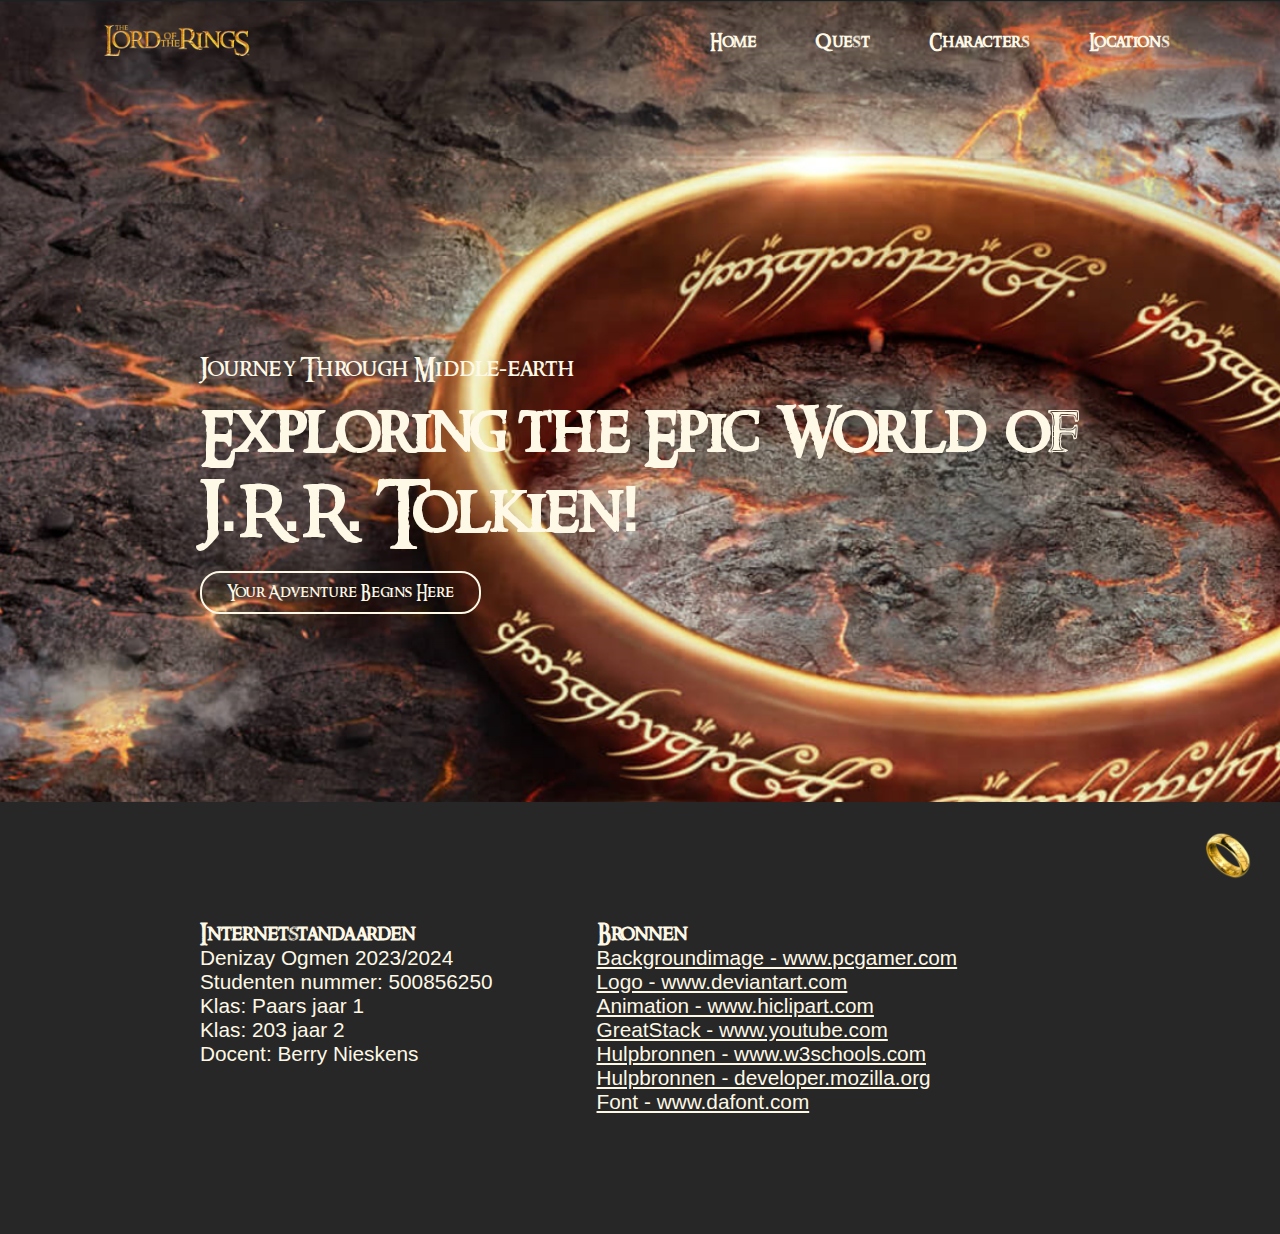
<file: index.html>
<!DOCTYPE html>
<html lang="en">

<head>
    <meta charset="UTF-8">
    <meta name="viewport" content="width=device-width, initial-scale=1.0">
    <title>Internetstandaarden/LOTR/home</title>
    <link rel="stylesheet" href="style.css">
</head>

<body class="hero">
    <!-- Navigation -->
    <header>
        <nav>
            <a href="index.html"><img src="image/Logo2.png" alt="LOTR logo" class="logo"></a>

            <ul>
                <li>
                    <h4><a href="index.html">Home</a></h4>
                </li>
                <li>
                    <h4><a href="quest.html">Quest</a></h4>
                </li>
                <li>
                    <h4><a href="characters.html">Characters</a></h4>
                </li>
                <li>
                    <h4><a href="location.html">Locations</a></h4>
                </li>
            </ul>
        </nav>
    </header>

    <main>
        <a href="https://www.youtube.com/watch?v=uE-1RPDqJAY" target="_blank"><img class="animation" src="image/TheRing.png" alt="The One Ring with an inscription in the Black Speech of Mordor rotating in the right bottom corner of the page"></a>
        
        
        <section class="content">
            <p>Journey Through Middle-earth</p>
            <h1>Exploring the Epic World of <br> J.R.R. Tolkien!</h1>

            <a class="adventure-button" href="quest.html">Your Adventure Begins Here</a>
            
        </section>
    </main>

    <footer class="footer">
        <section>
            <h4>Internetstandaarden</h4>

            <ul class="initials">
                <li>Denizay Ogmen 2023/2024</li>
                <li>Studenten nummer: 500856250</li>
                <li>Klas: Paars jaar 1</li>
                <li>Klas: 203 jaar 2</li>
                <li>Docent: Berry Nieskens</li>
            </ul>
            
        </section>
        
        <section>
            <h4>Bronnen</h4>
            <ul class="footer-bronnen">
                <li>            
                    <a href="https://www.pcgamer.com/a-new-middle-earth-game-is-in-development-by-the-studio-behind-the-visual-effects-of-peter-jacksons-lord-of-the-rings-trilogy/" target="_blank">
                        Backgroundimage - www.pcgamer.com
                    </a>
                </li>
                <li>            
                    <a href="https://www.deviantart.com/aladdindragonson42/art/Lord-of-the-Rings-1978-Logo-Transparent-848989150" target="_blank">
                        Logo - www.deviantart.com
                    </a>
                </li>
                <li>            
                    <a href="https://www.hiclipart.com/free-transparent-background-png-clipart-jrzxy/download" target="_blank">
                        Animation - www.hiclipart.com
                    </a>
                </li>
                <li>            
                    <a href="https://www.youtube.com/watch?v=CZTCciHE72I&list=PLZ6l2X-PGNEC6Ma17ulQNTD0911XZxCb_&index=1&t=37s" target="_blank">
                        GreatStack - www.youtube.com
                    </a>
                </li>
                <li>            
                    <a href="https://www.w3schools.com/" target="_blank">
                        Hulpbronnen - www.w3schools.com
                    </a>
                </li>
                <li>            
                    <a href="https://developer.mozilla.org/en-US/" target="_blank">
                        Hulpbronnen - developer.mozilla.org
                    </a>
                </li>
                <li>            
                    <a href="https://www.dafont.com/search.php?q=lord+of+the+rings" target="_blank">
                        Font - www.dafont.com
                    </a>
                </li>
            </ul>  
        </section>
    </footer>
</body>

</html>
</file>
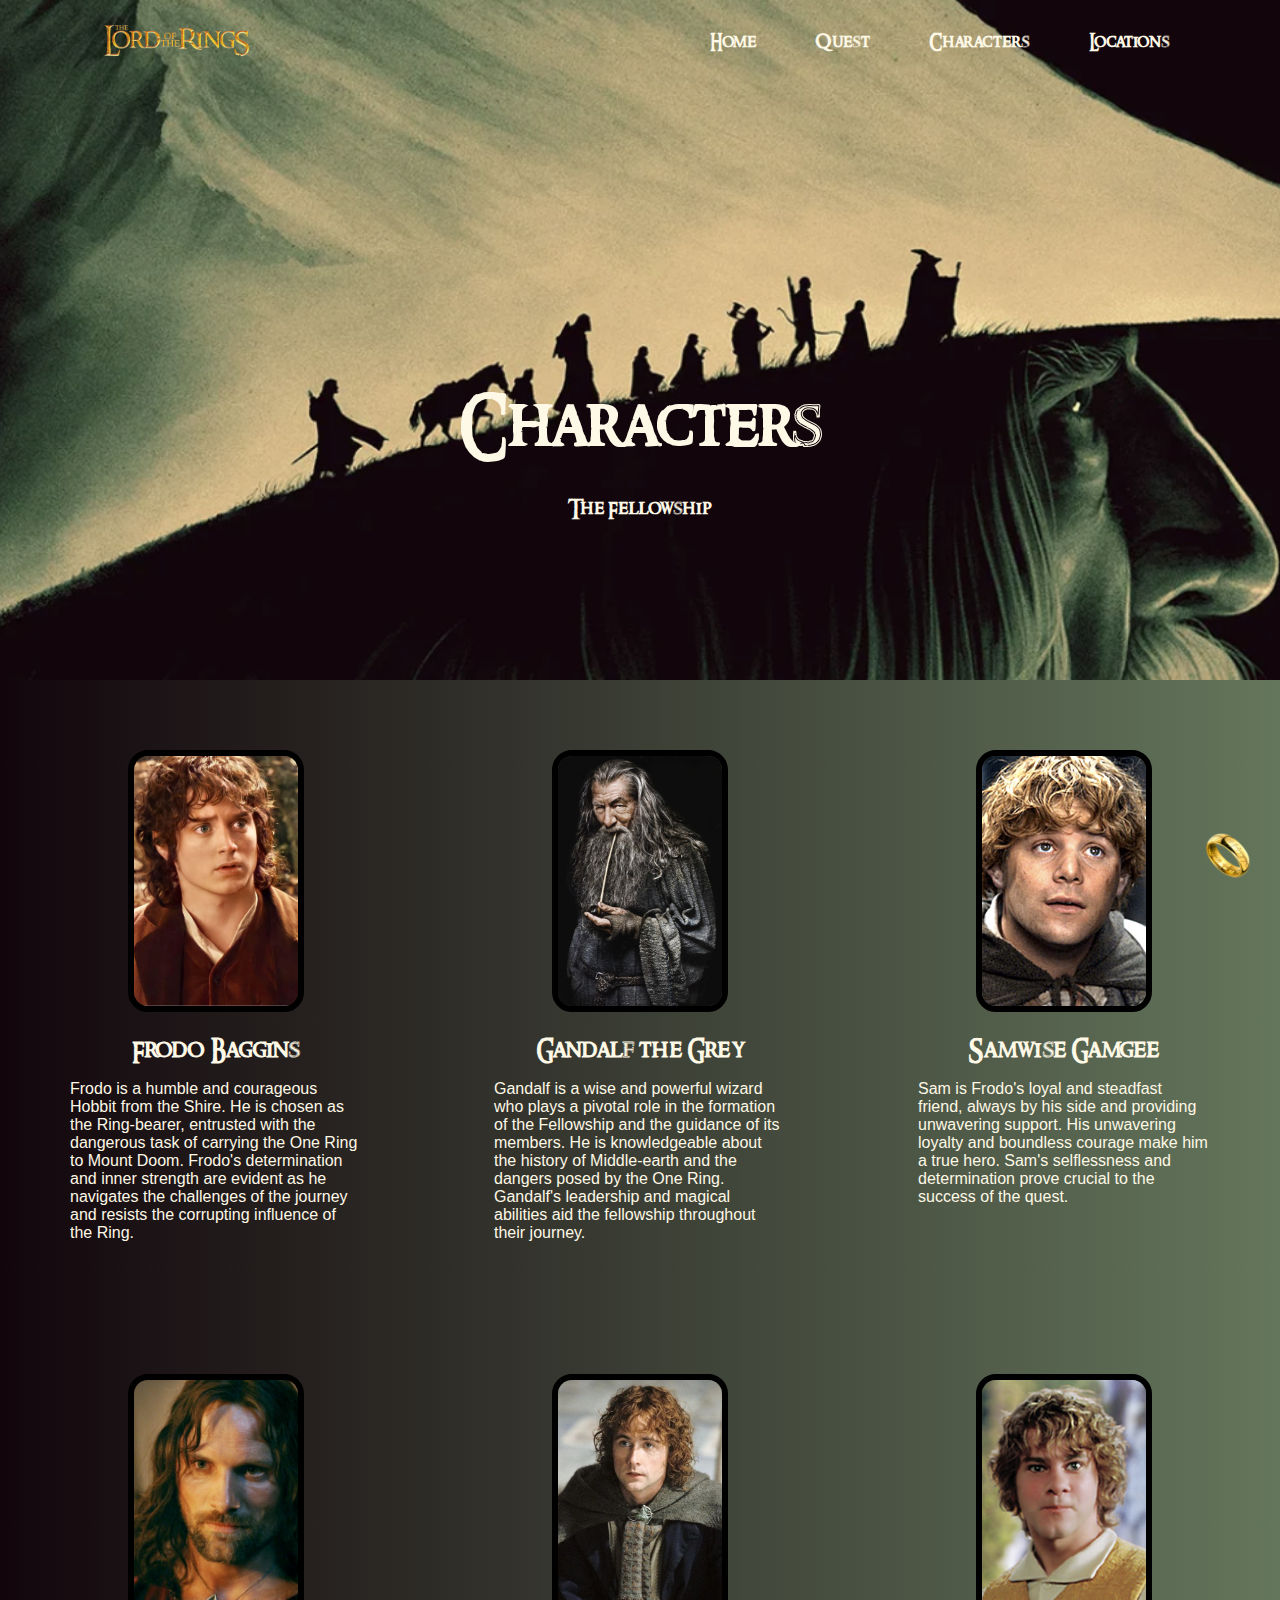
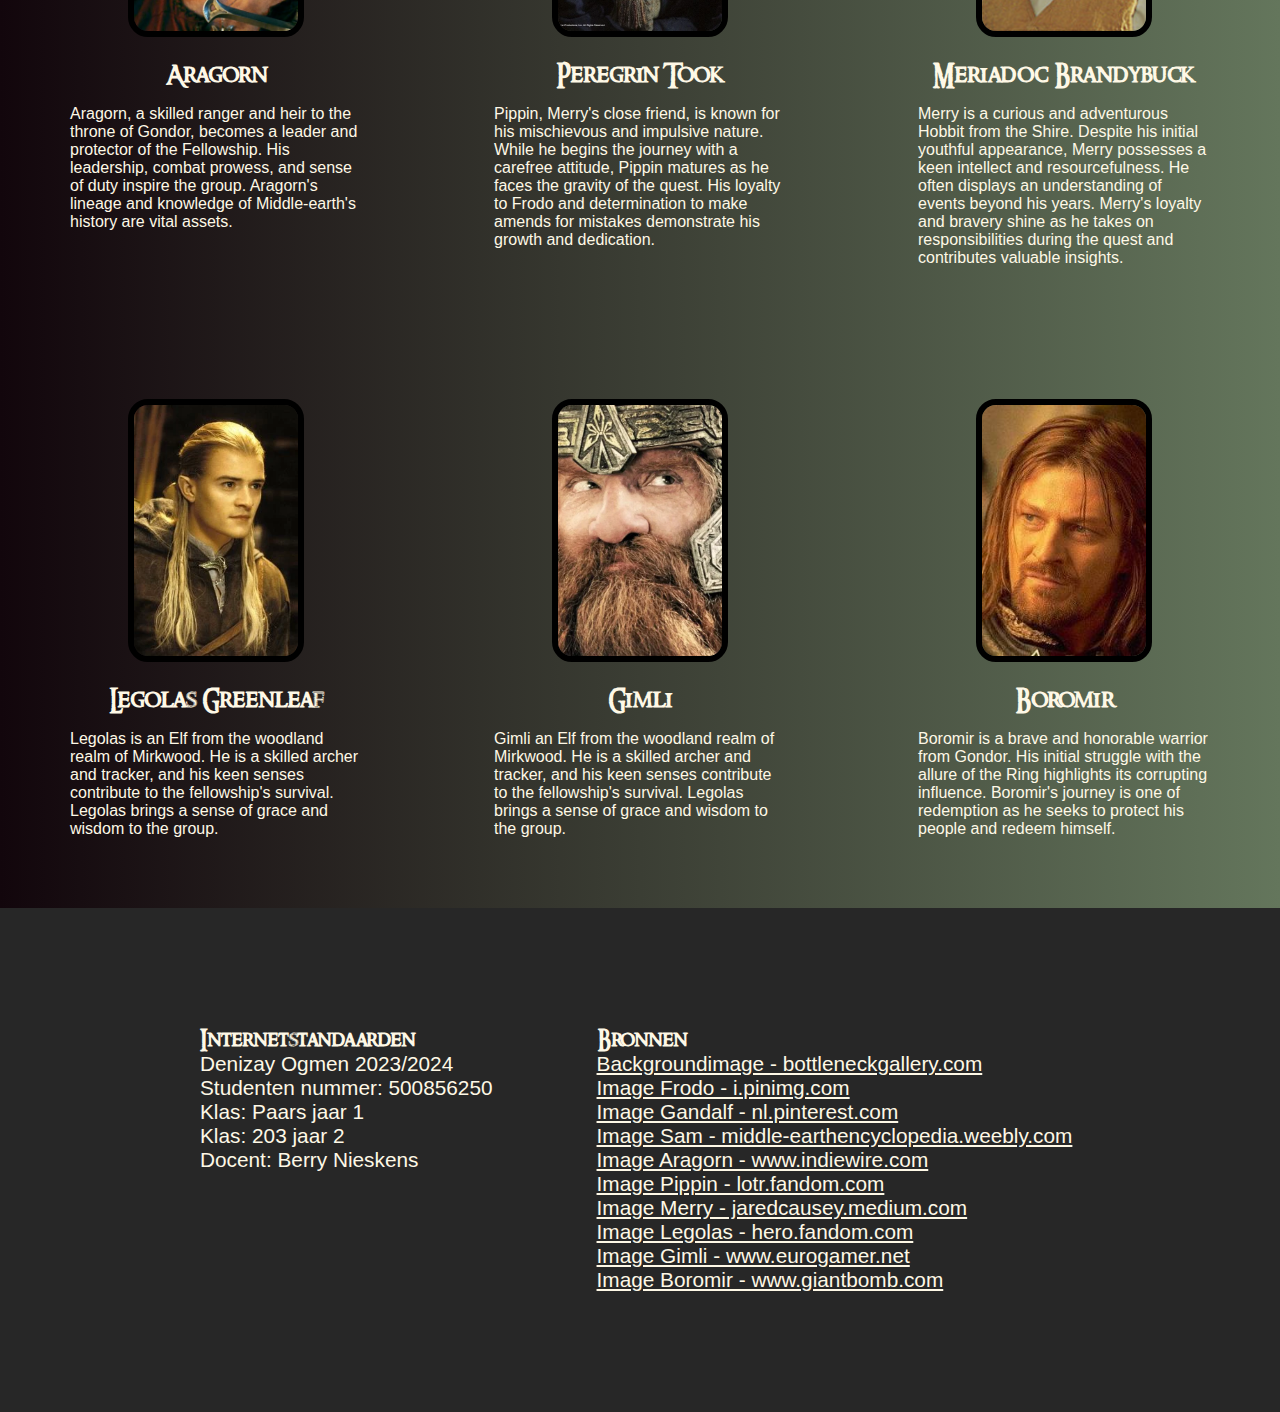
<file: characters.html>
<!DOCTYPE html>
<html lang="en">

<head>
    <meta charset="UTF-8">
    <meta name="viewport" content="width=device-width, initial-scale=1.0">
    <title>LOTR/Characters</title>
    <link rel="stylesheet" href="style.css">
</head>

<body class="hero character">
    <!-- Characters -->
    <header>
        <nav>
            <a href="index.html"><img src="image/Logo2.png" alt="LOTR logo" class="logo"></a>

            <ul>
                <li>
                    <h4><a href="index.html">Home</a></h4>
                </li>
                <li>
                    <h4><a href="quest.html">Quest</a></h4>
                </li>
                <li>
                    <h4><a href="characters.html">Characters</a></h4>
                </li>
                <li>
                    <h4><a href="location.html">Locations</a></h4>
                </li>
            </ul>
        </nav>
    </header>

    <main>
        <a href="https://www.youtube.com/watch?v=uE-1RPDqJAY" target="_blank"><img class="animation" src="image/TheRing.png" alt="The One Ring with an inscription in the Black Speech of Mordor rotating in the right bottom corner of the page"></a>
        
        <section class="characters-box">
            <h1>Characters</h1>

            <h3>The Fellowship</h3>
            <section class="characters">
                <div>
                    <img src="image/FrodoBaggins.jpg" alt="Frodo is a young Hobbit with curly brown hair and expressive blue eyes. He is often seen wearing simple Hobbit attire, including a waistcoat, jacket, and trousers.">
                    <h2>Frodo Baggins</h2>
                    <p> Frodo is a humble and courageous Hobbit from the Shire. He is chosen as the Ring-bearer, entrusted with the dangerous task of carrying the One Ring to Mount Doom. Frodo's determination and inner strength are evident as he navigates the challenges of the journey and resists the corrupting influence of the Ring.</p>
                </div>
                <div>
                    <img src="image/Gandalf.png" alt="Gandalf is a wise and powerful wizard with a long, flowing gray beard and a pointy hat. He wears a robe and carries a staff, and his eyes gleam with the wisdom of the ages.">
                    <h2>Gandalf the Grey</h2>
                    <p>Gandalf is a wise and powerful wizard who plays a pivotal role in the formation of the Fellowship and the guidance of its members. He is knowledgeable about the history of Middle-earth and the dangers posed by the One Ring. Gandalf's leadership and magical abilities aid the fellowship throughout their journey.</p>
                </div>
                <div>
                    <img src="image/Samwise.png" alt="Sam is a stout and loyal Hobbit with a ruddy complexion and curly brown hair. He typically wears earth-toned clothing, reflecting his practical and down-to-earth nature.">
                    <h2>Samwise Gamgee</h2>
                    <p>Sam is Frodo's loyal and steadfast friend, always by his side and providing unwavering support. His unwavering loyalty and boundless courage make him a true hero. Sam's selflessness and determination prove crucial to the success of the quest.</p>
                </div>
                <div>
                    <img src="image/Aragorn.png" alt="Aragorn is a tall and rugged Ranger with a weathered face and dark, shoulder-length hair. He is often dressed in practical, travel-worn attire, and he carries the heirloom sword, Andúril.">
                    <h2>Aragorn</h2>
                    <p>Aragorn, a skilled ranger and heir to the throne of Gondor, becomes a leader and protector of the Fellowship. His leadership, combat prowess, and sense of duty inspire the group. Aragorn's lineage and knowledge of Middle-earth's history are vital assets.</p>
                </div>
                <div>
                    <img src="image/Pippin.png" alt="Pippin is a mischievous and curious Hobbit with a round face and light brown hair. He often wears the traditional Hobbit clothing and is frequently by Merry's side">
                    <h2>Peregrin Took</h2>
                    <p>Pippin, Merry's close friend, is known for his mischievous and impulsive nature. While he begins the journey with a carefree attitude, Pippin matures as he faces the gravity of the quest. His loyalty to Frodo and determination to make amends for mistakes demonstrate his growth and dedication.</p>
                </div>
                <div>
                    <img src="image/Merry.png" alt="Merry is a young Hobbit with a mischievous expression and shorter stature. He is often seen in the company of Pippin and wears the typical Hobbit attire.">
                    <h2>Meriadoc Brandybuck</h2>
                    <p>Merry is a curious and adventurous Hobbit from the Shire. Despite his initial youthful appearance, Merry possesses a keen intellect and resourcefulness. He often displays an understanding of events beyond his years. Merry's loyalty and bravery shine as he takes on responsibilities during the quest and contributes valuable insights.</p>
                </div>
                <div>
                    <img src="image/Legolas.png" alt="Legolas is an elegant Elf with long, blond hair and keen, blue Elvish eyes. He is clad in light Elvish armor and is a master archer, often seen with his bow.">
                    <h2>Legolas Greenleaf</h2>
                    <p>Legolas is an Elf from the woodland realm of Mirkwood. He is a skilled archer and tracker, and his keen senses contribute to the fellowship's survival. Legolas brings a sense of grace and wisdom to the group.</p>
                </div>
                <div>
                    <img src="image/GimliGoed.png" alt="Gimli is a sturdy Dwarf with a long beard, braided in intricate patterns, and a helmet adorned with ornate designs. He wears heavy armor and wields a battle axe with great skill.">
                    <h2>Gimli</h2>
                    <p>
                    Gimli an Elf from the woodland realm of Mirkwood. He is a skilled archer and tracker, and his keen senses contribute to the fellowship's survival. Legolas brings a sense of grace and wisdom to the group.
                    </p>
                </div>
                <div>
                    <img src="image/Boromir.jpg" alt="Boromir is a tall and valiant Man with a strong build and short, dark hair. He wears the armor of Gondor and carries a horn, representing his role as a warrior of his city.">
                    <h2>Boromir</h2>
                    <p> Boromir is a brave and honorable warrior from Gondor. His initial struggle with the allure of the Ring highlights its corrupting influence. Boromir's journey is one of redemption as he seeks to protect his people and redeem himself.</p>
                </div>
            </section>
        </section>
    </main>

    <footer class="footer">
        <section>
            <h4>Internetstandaarden</h4>

            <ul class="initials">
                <li>Denizay Ogmen 2023/2024</li>
                <li>Studenten nummer: 500856250</li>
                <li>Klas: Paars jaar 1</li>
                <li>Klas: 203 jaar 2</li>
                <li>Docent: Berry Nieskens</li>
            </ul>
        </section>
        
        <section>
            <h4>Bronnen</h4>
            <ul class="footer-bronnen">
                <li>            
                    <a href="https://bottleneckgallery.com/products/phantom-city-creative-the-lord-of-the-rings-set" target="_blank">
                        Backgroundimage - bottleneckgallery.com
                    </a>
                </li>
                <li>            
                    <a href="https://i.pinimg.com/736x/6c/94/81/6c94816562f6b281660828eb8d4f53a6.jpg" target="_blank">
                        Image Frodo - i.pinimg.com
                    </a>
                </li>
                <li>            
                    <a href="https://nl.pinterest.com/pin/355151120619872369/" target="_blank">
                        Image Gandalf - nl.pinterest.com
                    </a>
                </li>
                <li>            
                    <a href="http://middle-earthencyclopedia.weebly.com/samwise-gamgee.html" target="_blank">
                        Image Sam - middle-earthencyclopedia.weebly.com
                    </a>
                </li>
                <li>            
                    <a href="https://www.indiewire.com/features/general/viggo-mortensen-lord-of-the-rings-peter-jackson-feared-for-his-life-1202012546/" target="_blank">
                        Image Aragorn - www.indiewire.com
                    </a>
                </li>
                <li>            
                    <a href="https://lotr.fandom.com/wiki/Peregrin_Took" target="_blank">
                        Image Pippin - lotr.fandom.com
                    </a>
                </li>
                <li>            
                    <a href="https://jaredcausey.medium.com/a-lesson-from-merry-brandybuck-46195042b031" target="_blank">
                        Image Merry - jaredcausey.medium.com
                    </a>
                </li>
                <li>            
                    <a href="https://hero.fandom.com/wiki/Legolas" target="_blank">
                        Image Legolas - hero.fandom.com
                    </a>
                </li>
                <li>            
                    <a href="https://www.eurogamer.net/gimli-actor-to-reprise-role-for-the-lord-of-the-rings-return-to-moria" target="_blank">
                        Image Gimli - www.eurogamer.net
                    </a>
                </li>
                <li>            
                    <a href="https://www.giantbomb.com/boromir/3005-9180/" target="_blank">
                        Image Boromir - www.giantbomb.com
                    </a>
                </li>
            </ul>  
        </section>
    </footer>
</body>

</html>
</file>
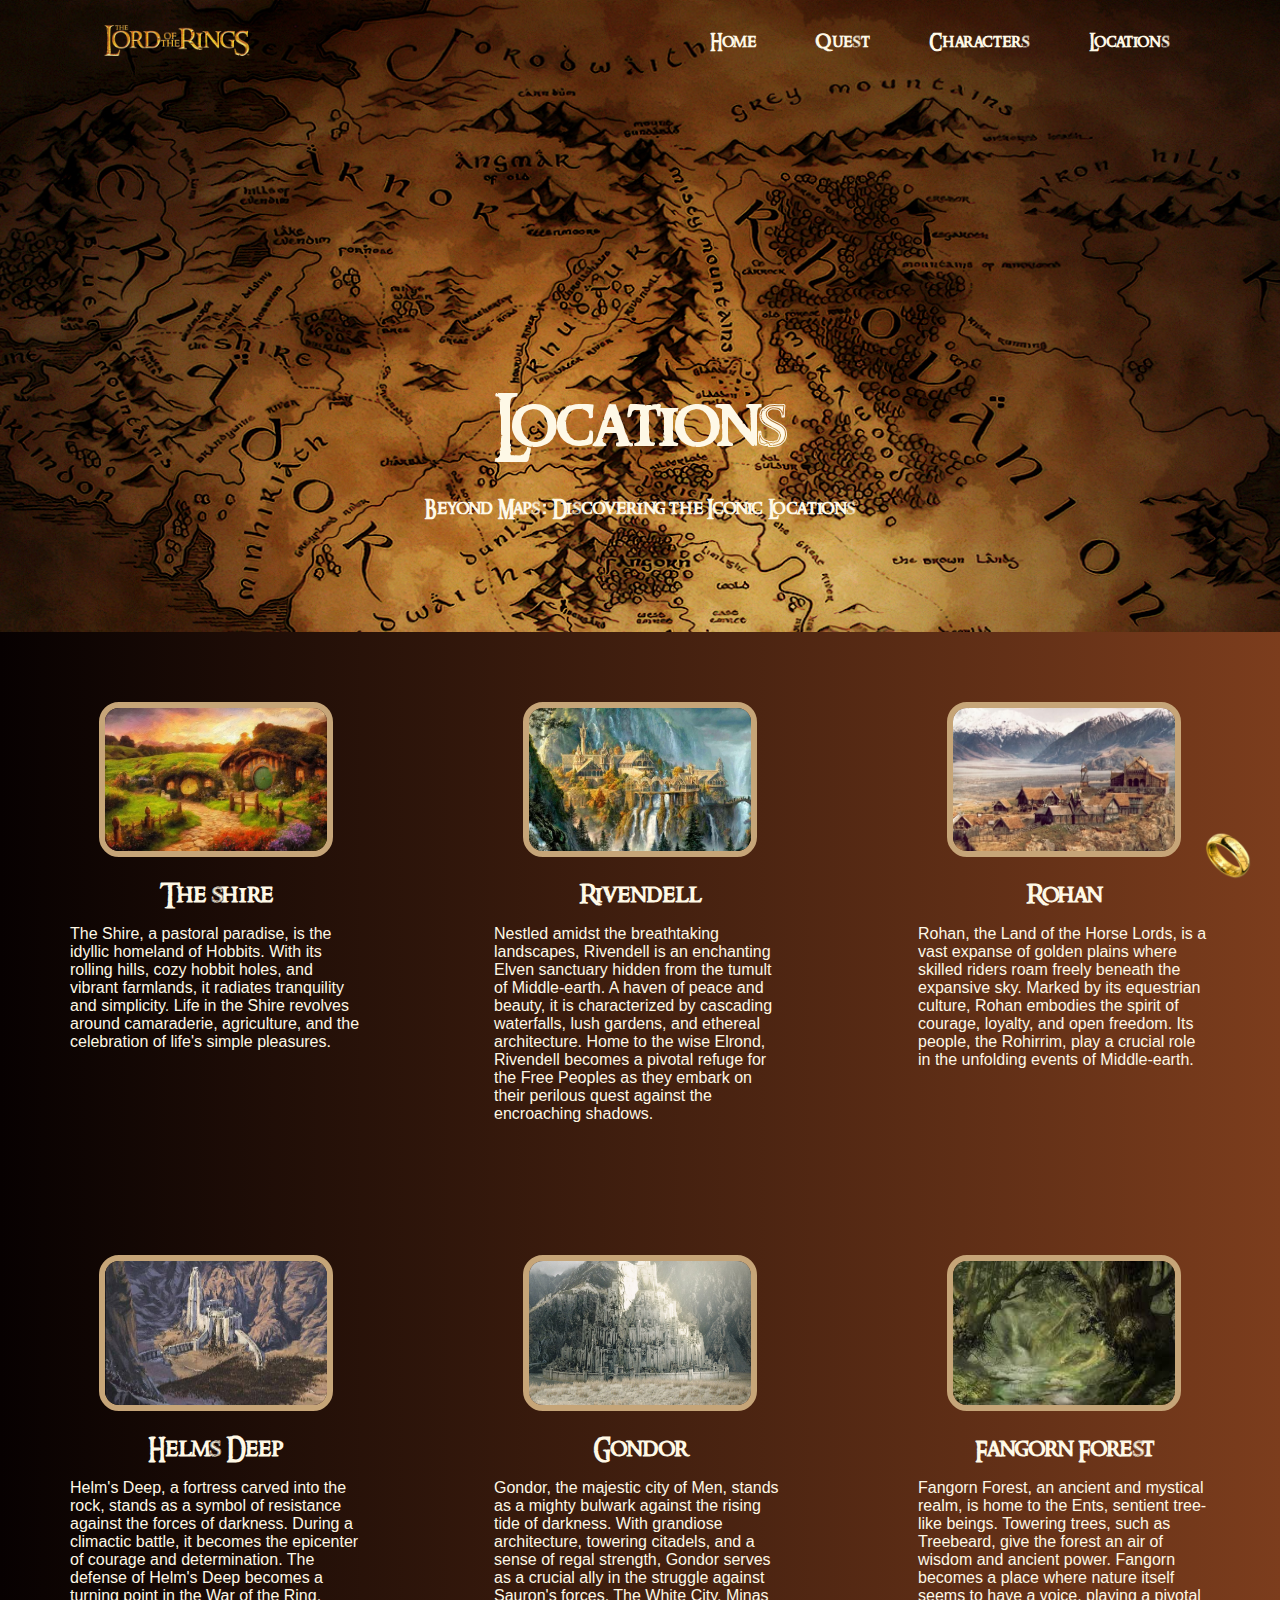
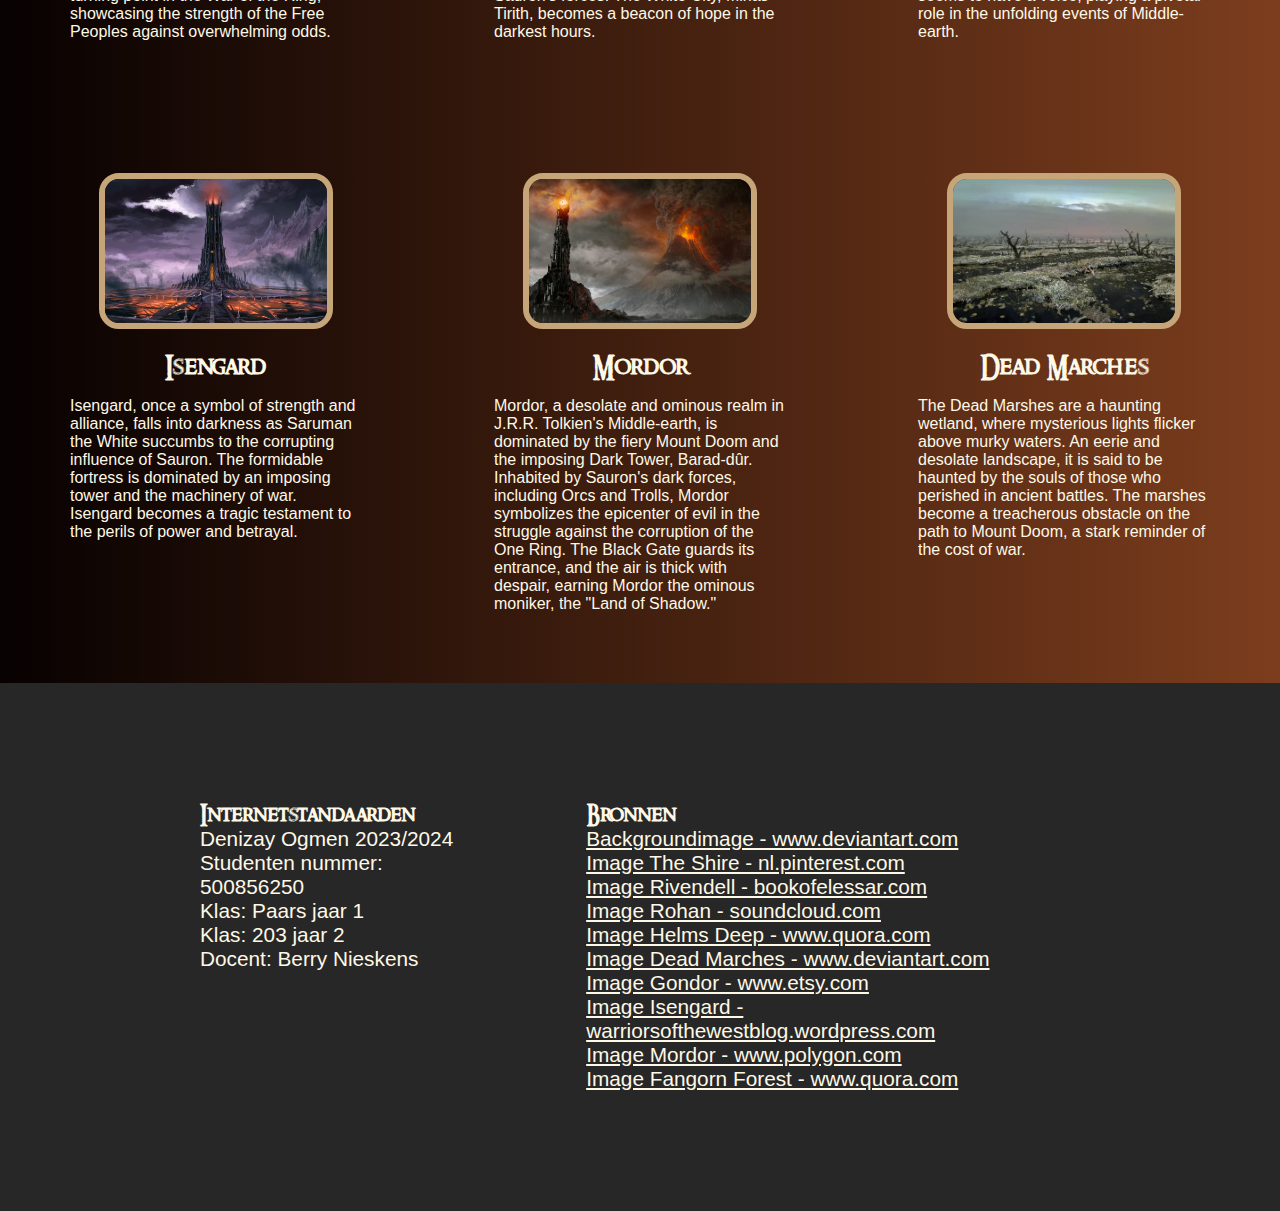
<file: location.html>
<!DOCTYPE html>
<html lang="en">

<head>
    <meta charset="UTF-8">
    <meta name="viewport" content="width=device-width, initial-scale=1.0">
    <title>LOTR/Locations</title>
    <link rel="stylesheet" href="style.css">
</head>

<body class="hero location">
    <!--Locations-->
    <header>
        <nav>
            <a href="index.html"><img src="image/Logo2.png" alt="LOTR logo" class="logo"></a>

            <ul>
                <li>
                    <h4><a href="index.html">Home</a></h4>
                </li>
                <li>
                    <h4><a href="quest.html">Quest</a></h4>
                </li>
                <li>
                    <h4><a href="characters.html">Characters</a></h4>
                </li>
                <li>
                    <h4><a href="location.html">Locations</a></h4>
                </li>
            </ul>
        </nav>
    </header>

    <main>
        <a href="https://www.youtube.com/watch?v=uE-1RPDqJAY" target="_blank"><img class="animation" src="image/TheRing.png" alt="The One Ring with an inscription in the Black Speech of Mordor rotating in the right bottom corner of the page"></a>

        <section class="locations">
            <h1>Locations</h1>

            <h3>Beyond Maps: Discovering the Iconic Locations</h3>
        </section>

        <section class="maplocations">
            <div>
                <img src="image/TheShire.jpg" alt="Tranquil and charming Shire landscape, adorned with rolling hills, cozy hobbit holes, and lush greenery. A peaceful haven for the Hobbits with idyllic scenery">
                <h2>The shire</h2>
                <p>The Shire, a pastoral paradise, is the idyllic homeland of Hobbits. With its rolling hills, cozy hobbit holes, and vibrant farmlands, it radiates tranquility and simplicity. Life in the Shire revolves around camaraderie, agriculture, and the celebration of life's simple pleasures.</p>
            </div>
            <div>
                <img src="image/Rivendell.png" alt="Enchanting Elven sanctuary of Rivendell, nestled amidst cascading waterfalls, vibrant gardens, and timeless architecture. A serene refuge with ethereal beauty">
                <h2>Rivendell</h2>
                <p>Nestled amidst the breathtaking landscapes, Rivendell is an enchanting Elven sanctuary hidden from the tumult of Middle-earth. A haven of peace and beauty, it is characterized by cascading waterfalls, lush gardens, and ethereal architecture. Home to the wise Elrond, Rivendell becomes a pivotal refuge for the Free Peoples as they embark on their perilous quest against the encroaching shadows.</p>
            </div>
            <div>
                <img src="image/RohanNieuw.png" alt="Expansive golden plains of Rohan, where skilled horsemen ride under the vast open sky, surrounded by undulating hills and wide, sunlit landscapes.">
                <h2>Rohan</h2>
                <p>Rohan, the Land of the Horse Lords, is a vast expanse of golden plains where skilled riders roam freely beneath the expansive sky. Marked by its equestrian culture, Rohan embodies the spirit of courage, loyalty, and open freedom. Its people, the Rohirrim, play a crucial role in the unfolding events of Middle-earth.</p>
            </div>
            <div>
                <img src="image/HelmsDeep.jpg" alt="Impenetrable fortress of Helm's Deep, standing resilient amid a fierce battle, surrounded by towering walls, arches, and determined defenders. A stronghold of strength and valor">
                <h2>Helms Deep</h2>
                <p>Helm's Deep, a fortress carved into the rock, stands as a symbol of resistance against the forces of darkness. During a climactic battle, it becomes the epicenter of courage and determination. The defense of Helm's Deep becomes a turning point in the War of the Ring, showcasing the strength of the Free Peoples against overwhelming odds.</p>
            </div>
            <div>
                <img src="image/MinasTirith(Gondor).png" alt="Majestic city of Gondor, boasting grandiose architecture, mighty fortifications, and a sense of regal strength. A noble and splendid city overlooking expansive landscapes">
                <h2>Gondor</h2>
                <p>Gondor, the majestic city of Men, stands as a mighty bulwark against the rising tide of darkness. With grandiose architecture, towering citadels, and a sense of regal strength, Gondor serves as a crucial ally in the struggle against Sauron's forces. The White City, Minas Tirith, becomes a beacon of hope in the darkest hours.</p>
            </div>
            <div>
                <img src="image/FangornForest.jpg" alt="Ancient and mystical Fangorn Forest, where ancient trees loom overhead, casting an otherworldly ambiance. A dense and enchanted woodland filled with secrets">
                <h2>Fangorn Forest</h2>
                <p>Fangorn Forest, an ancient and mystical realm, is home to the Ents, sentient tree-like beings. Towering trees, such as Treebeard, give the forest an air of wisdom and ancient power. Fangorn becomes a place where nature itself seems to have a voice, playing a pivotal role in the unfolding events of Middle-earth.</p>
            </div>
            <div>
                <img src="image/Isengard.png" alt="Formidable fortress of Isengard, dominated by an imposing tower, surrounded by industrial machinery, and an air of dominance. A stronghold of power and industry">
                <h2>Isengard</h2>
                <p>Isengard, once a symbol of strength and alliance, falls into darkness as Saruman the White succumbs to the corrupting influence of Sauron. The formidable fortress is dominated by an imposing tower and the machinery of war. Isengard becomes a tragic testament to the perils of power and betrayal.</p>
            </div>
            <div>
                <img src="image/Mordor.jpg" alt="Foreboding and treacherous Mount Doom, a volcano with fiery lava flows, shrouded in an atmosphere of impending doom. A dangerous and ominous peak">
                <h2>Mordor</h2>
                <p>Mordor, a desolate and ominous realm in J.R.R. Tolkien's Middle-earth, is dominated by the fiery Mount Doom and the imposing Dark Tower, Barad-dûr. Inhabited by Sauron's dark forces, including Orcs and Trolls, Mordor symbolizes the epicenter of evil in the struggle against the corruption of the One Ring. The Black Gate guards its entrance, and the air is thick with despair, earning Mordor the ominous moniker, the "Land of Shadow."</p>
            </div>
            <div>
                <img src="image/DeadMarches.jpg" alt="Mysterious and haunting Dead Marshes, where eerie lights flicker above the murky, foreboding waters. A desolate and unsettling wetland haunted by lost souls">
                <h2>Dead Marches</h2>
                <p>The Dead Marshes are a haunting wetland, where mysterious lights flicker above murky waters. An eerie and desolate landscape, it is said to be haunted by the souls of those who perished in ancient battles. The marshes become a treacherous obstacle on the path to Mount Doom, a stark reminder of the cost of war.</p>
            </div>
        </section>
    </main>

    <footer class="footer">
        <section>
            <h4>Internetstandaarden</h4>

            <ul class="initials">
                <li>Denizay Ogmen 2023/2024</li>
                <li>Studenten nummer: 500856250</li>
                <li>Klas: Paars jaar 1</li>
                <li>Klas: 203 jaar 2</li>
                <li>Docent: Berry Nieskens</li>
            </ul>
        </section>

        <section>
            <h4>Bronnen</h4>
            <ul class="footer-bronnen">
                <li>
                    <a
                        href="https://www.deviantart.com/johnnyslowhand/art/Middle-Earth-Map-Wallpaper-2-286690269" target="_blank">
                        Backgroundimage - www.deviantart.com
                    </a>
                </li>
                <li>
                    <a href="https://nl.pinterest.com/pin/105342078778339017/" target="_blank">
                        Image The Shire - nl.pinterest.com
                    </a>
                </li>
                <li>
                    <a href="https://bookofelessar.com/narrative/dwarrowdelf-narrative/in-darkness-and-in-doubt/" target="_blank">
                        Image Rivendell - bookofelessar.com
                    </a>
                </li>
                <li>
                    <a href="https://soundcloud.com/memory-loss-1/the-lord-of-the-rings-edoras-rohan-theme" target="_blank">
                        Image Rohan - soundcloud.com
                    </a>
                </li>
                <li>
                    <a href=" https://www.quora.com/In-Lord-Of-The-Rings-is-Helms-Deep-usually-empty-and-unoccupied-or-do-men-from-Rohan-live-there-year-round-and-always-use-it-as-a-fortress-and-outpost" target="_blank">
                        Image Helms Deep - www.quora.com
                    </a>
                </li>
                <li>
                    <a href="https://www.deviantart.com/merl1ncz/art/Dead-Marshes-720698320" target="_blank">
                        Image Dead Marches - www.deviantart.com
                    </a>
                </li>
                <li>
                    <a href="https://www.etsy.com/listing/1093012580/minas-tirith-canvas-wrap-gondor-wall-art" target="_blank">
                        Image Gondor - www.etsy.com
                    </a>
                </li>
                <li>
                    <a href="https://warriorsofthewestblog.wordpress.com/2016/12/10/nightmare-the-road-to-isengard-spoilers/" target="_blank">
                        Image Isengard - warriorsofthewestblog.wordpress.com
                    </a>
                </li>
                <li>
                    <a href="https://www.polygon.com/23376684/lord-rings-power-lotr-mount-doom" target="_blank">
                        Image Mordor - www.polygon.com
                    </a>
                </li>
                <li>
                    <a href="https://www.quora.com/Why-was-Fangorn-forest-thought-of-as-a-dreadful-dangerous-place-to-venture-into-when-it-was-the-domain-of-Treebeard-and-the-ents-not-Sauron-who-dwelt-in-Dol-Guldur" target="_blank">
                        Image Fangorn Forest - www.quora.com
                    </a>
                </li>
            </ul>
        </section>
    </footer>
</body>

</html>
</file>
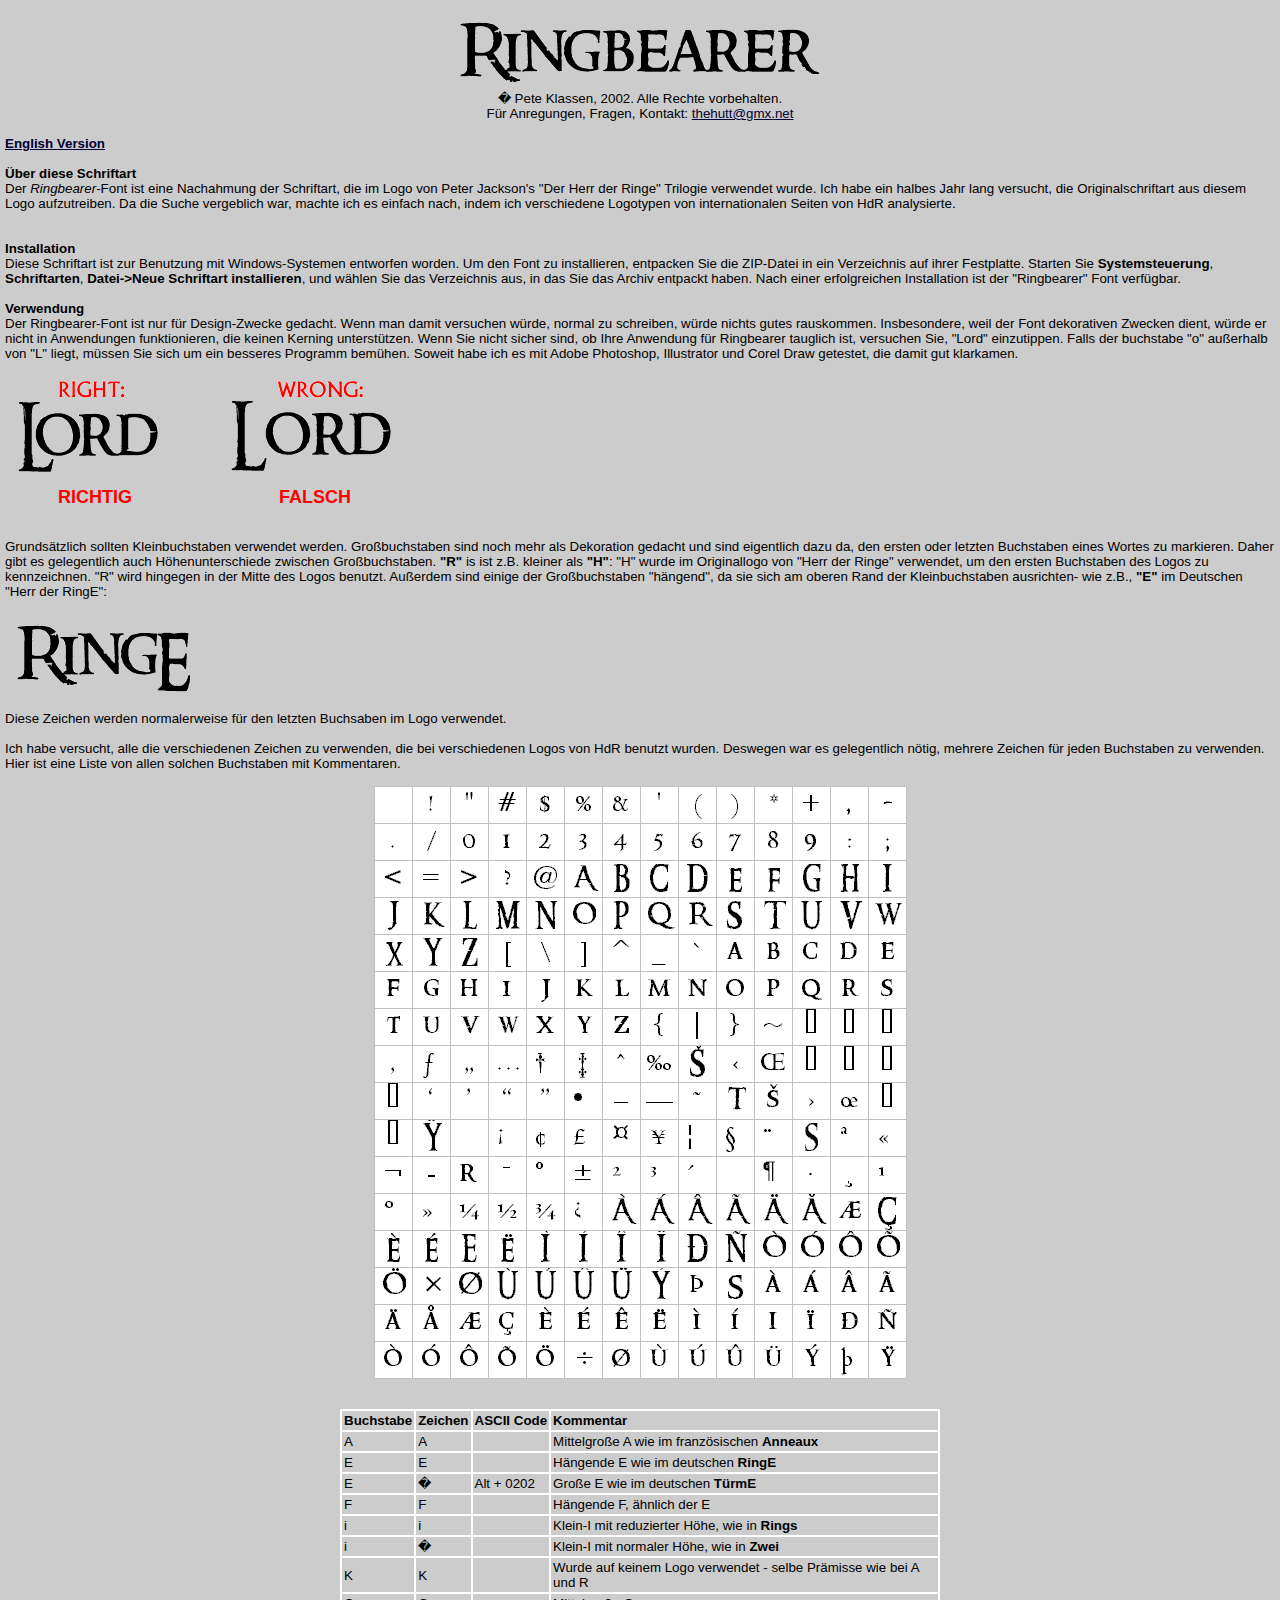
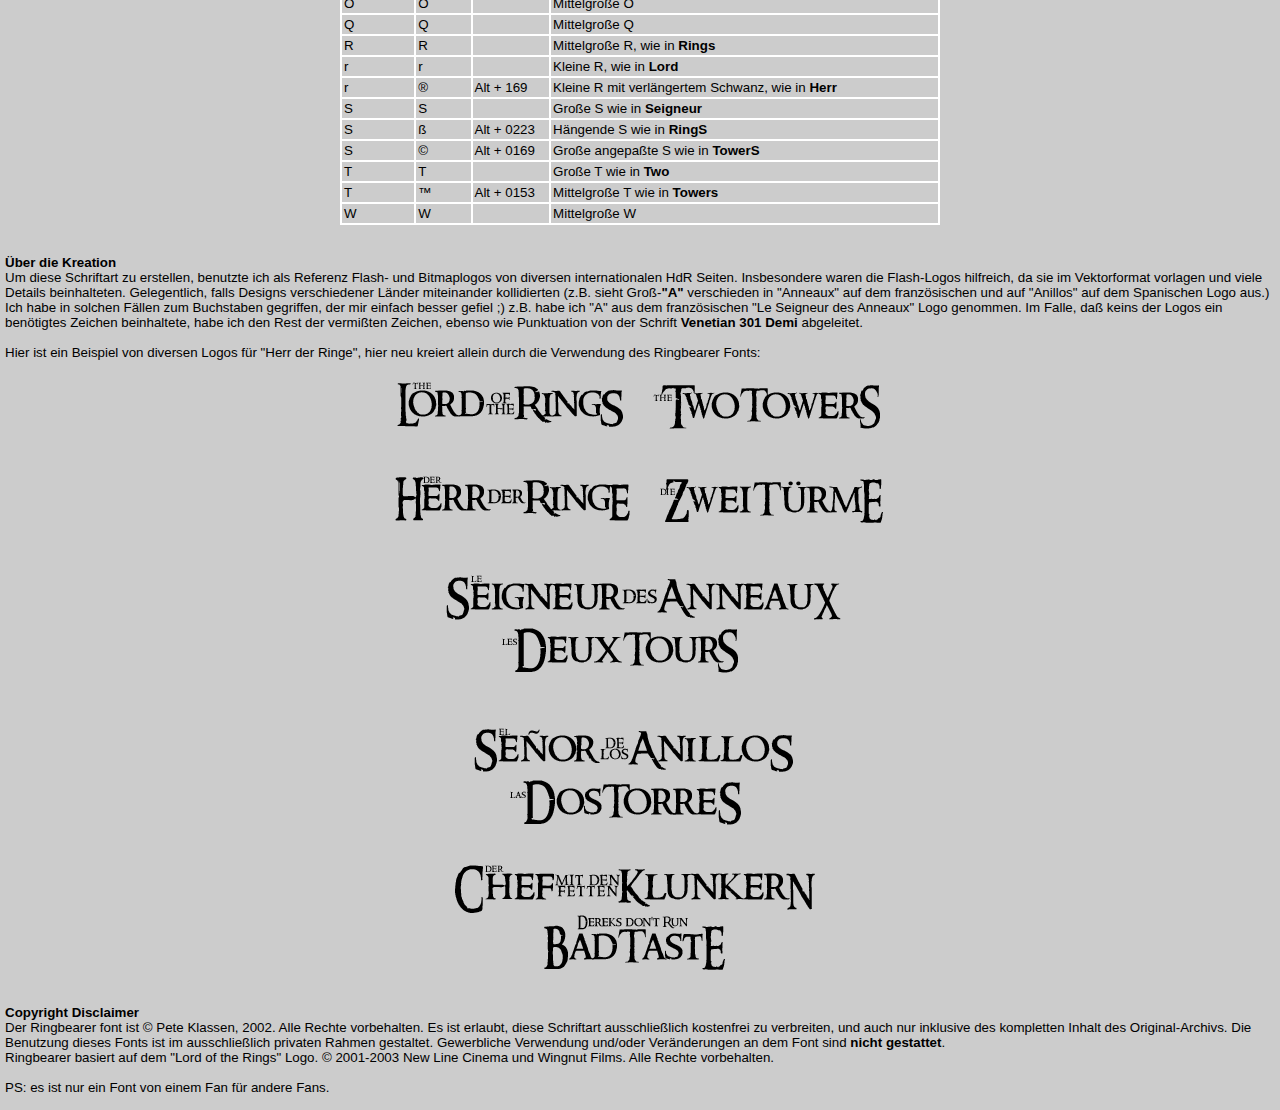
<file: fonts/ringbearer/liesmich.html>
<html>
<head>
<style type="text/css">
<!--
blabla {}
td {font-size: 10pt; border-width:1pt; border-style:solid; border-color:#FFFFFF;}
.loprof {font-size: 10pt; border-width:0pt; }
-->
</style>

</head>

<body bgcolor="#CCCCCC" text="#000000" alink="#000032" vlink="#000032" link="#000032" topmargin=0 leftmargin=5 marginwidth=5 marginheight=0 style="font-family:Verdana,Arial,Helvetica; font-size: 10pt;">
<br>
<center><img src="./ringbearer.gif" alt="Ringbearer" border="0"><br>
� Pete Klassen, 2002. Alle Rechte vorbehalten.<br>
F&uuml;r Anregungen, Fragen, Kontakt: <a href="mailto:thehutt@gmx.net">thehutt@gmx.net</a>
</center><br>

<b><a href="readme.html">English Version</a></b><br>&nbsp;<br>


<b>&Uuml;ber diese Schriftart</b><br>
Der <i>Ringbearer</i>-Font ist eine Nachahmung der Schriftart, die im Logo von Peter Jackson's "Der Herr der Ringe" Trilogie verwendet wurde. Ich habe ein halbes Jahr lang versucht, die Originalschriftart aus diesem Logo aufzutreiben. Da die Suche vergeblich war, machte ich es einfach nach, indem ich verschiedene Logotypen von internationalen Seiten von HdR analysierte.<br>
<br>&nbsp;<br>
<b>Installation</b><br>
Diese Schriftart ist zur Benutzung mit Windows-Systemen entworfen worden. Um den Font zu installieren, entpacken Sie die ZIP-Datei in ein Verzeichnis auf ihrer Festplatte. Starten Sie <b>Systemsteuerung</b>, <b>Schriftarten</b>, <b>Datei->Neue Schriftart installieren</b>, und w&auml;hlen Sie das Verzeichnis aus, in das Sie das Archiv entpackt haben. Nach einer erfolgreichen Installation ist der "Ringbearer" Font verf&uuml;gbar.

<br>&nbsp;<br>
<b>Verwendung</b><br>
Der Ringbearer-Font ist nur f&uuml;r Design-Zwecke gedacht. Wenn man damit versuchen w&uuml;rde, normal zu schreiben, w&uuml;rde nichts gutes rauskommen. Insbesondere, weil der Font dekorativen Zwecken dient, w&uuml;rde er nicht in Anwendungen funktionieren, die keinen Kerning unterst&uuml;tzen. Wenn Sie nicht sicher sind, ob Ihre Anwendung f&uuml;r Ringbearer tauglich ist, versuchen Sie, "Lord" einzutippen. Falls der buchstabe "o" au&szlig;erhalb von "L" liegt, m&uuml;ssen Sie sich um ein besseres Programm bem&uuml;hen. Soweit habe ich es mit Adobe Photoshop, Illustrator und Corel Draw getestet, die damit gut klarkamen.<br>&nbsp;<br>
<img src="./example1.gif" alt="" border=0><br>
<table width=400 border=0 cellpaddin=0 cellspacing=0><tr><td width=200 class="loprof" align=center><font color="FF0000" size=+1><b>RICHTIG&nbsp;&nbsp;&nbsp;&nbsp;</b></font></td>
<td width=200 align=center class="loprof"><font color="FF0000" size=+1><b>&nbsp;&nbsp;&nbsp;&nbsp;FALSCH</b></font></td></tr></table>
<br>&nbsp;<br>

Grunds&auml;tzlich sollten Kleinbuchstaben verwendet werden. Gro&szlig;buchstaben sind noch mehr als Dekoration gedacht und sind eigentlich dazu da, den ersten oder letzten Buchstaben eines Wortes zu markieren. Daher gibt es gelegentlich auch H&ouml;henunterschiede zwischen Gro&szlig;buchstaben. <b>"R"</b> is ist z.B. kleiner als <b>"H"</b>: "H" wurde im Originallogo von "Herr der Ringe" verwendet, um den ersten Buchstaben des Logos zu kennzeichnen. "R" wird hingegen in der Mitte des Logos benutzt. Au&szlig;erdem sind einige der Gro&szlig;buchstaben "h&auml;ngend", da sie sich am oberen Rand der Kleinbuchstaben ausrichten- wie z.B., <b>"E"</b> im Deutschen "Herr der RingE":<br>&nbsp;<br>
<img src="./example2.gif" alt="" border=0><br>
Diese Zeichen werden normalerweise f&uuml;r den letzten Buchsaben im Logo verwendet.
<br>&nbsp;<br>

Ich habe versucht, alle die verschiedenen Zeichen zu verwenden, die bei verschiedenen Logos von HdR benutzt wurden. Deswegen war es gelegentlich n&ouml;tig, mehrere Zeichen f&uuml;r jeden Buchstaben zu verwenden. Hier ist eine Liste von allen solchen Buchstaben mit Kommentaren.<br>&nbsp;<br>
<center><img src="./alphabet.gif" alt="" border=0></center><br>&nbsp;<br>
<table width=600 cellspacing=0 cellpadding=2 align=center border=0 style="border-width:1pt; border-style:solid; border-color:#FFFFFF; font-color:#FFFFFF;">
<tr><td><b>Buchstabe</b></td><td><b>Zeichen</b></td><td><b>ASCII&nbsp;Code</b></td><td><b>Kommentar</b></td></tr>
<tr><td>A</td><td>A</td><td>&nbsp;</td><td>Mittelgro&szlig;e A wie im franz&ouml;sischen <b>Anneaux</b></td></tr>
<tr><td>E</td><td>E</td><td>&nbsp;</td><td>H&auml;ngende E wie im deutschen <b>RingE</b></td></tr>
<tr><td>E</td><td>�</td><td>Alt + 0202</td><td>Gro&szlig;e E wie im deutschen <b>T&uuml;rmE</b></td></tr>
<tr><td>F</td><td>F</td><td>&nbsp;</td><td>H&auml;ngende F, &auml;hnlich der E</td></tr>
<tr><td>i</td><td>i</td><td>&nbsp;</td><td>Klein-I mit reduzierter H&ouml;he, wie in <b>Rings</b></td></tr>
<tr><td>i</td><td>�</td><td>&nbsp;</td><td>Klein-I mit normaler H&ouml;he, wie in <b>Zwei</b></td></tr>
<tr><td>K</td><td>K</td><td>&nbsp;</td><td>Wurde auf keinem Logo verwendet - selbe Pr&auml;misse wie bei A und R</td></tr>
<tr><td>O</td><td>O</td><td>&nbsp;</td><td>Mittelgro&szlig;e O</td></tr>
<tr><td>Q</td><td>Q</td><td>&nbsp;</td><td>Mittelgro&szlig;e Q</td></tr>
<tr><td>R</td><td>R</td><td>&nbsp;</td><td>Mittelgro&szlig;e R, wie in <b>Rings</b></td></tr>
<tr><td>r</td><td>r</td><td>&nbsp;</td><td>Kleine R, wie in <b>Lord</b></td></tr>
<tr><td>r</td><td>&reg;</td><td>Alt + 169</td><td>Kleine R mit verl&auml;ngertem Schwanz, wie in <b>Herr</b></td></tr>
<tr><td>S</td><td>S</td><td>&nbsp;</td><td>Gro&szlig;e S wie in <b>Seigneur</b></td></tr>
<tr><td>S</td><td>&szlig;</td><td>Alt + 0223</td><td>H&auml;ngende S wie in <b>RingS</b></td></tr>
<tr><td>S</td><td>&copy;</td><td>Alt + 0169</td><td>Gro&szlig;e angepa&szlig;te S wie in <b>TowerS</b></td></tr>
<tr><td>T</td><td>T</td><td>&nbsp;</td><td>Gro&szlig;e T wie in <b>Two</b></td></tr>
<tr><td>T</td><td>&trade;</td><td>Alt + 0153</td><td>Mittelgro&szlig;e T wie in <b>Towers</b></td></tr>
<tr><td>W</td><td>W</td><td>&nbsp;</td><td>Mittelgro&szlig;e W</td></tr>
</table>

<br>&nbsp;<br>
<b>&Uuml;ber die Kreation</b><br>
Um diese Schriftart zu erstellen, benutzte ich als Referenz Flash- und Bitmaplogos von diversen internationalen HdR Seiten. Insbesondere waren die Flash-Logos hilfreich, da sie im Vektorformat vorlagen und viele Details beinhalteten. Gelegentlich, falls Designs verschiedener L&auml;nder miteinander kollidierten (z.B. sieht Gro&szlig;-<b>"A"</b> verschieden in "Anneaux" auf dem franz&ouml;sischen und auf "Anillos" auf dem Spanischen Logo aus.) Ich habe in solchen F&auml;llen zum Buchstaben gegriffen, der mir einfach besser gefiel ;) z.B. habe ich "A" aus dem franz&ouml;sischen "Le Seigneur des Anneaux" Logo genommen.
Im Falle, da&szlig; keins der Logos ein ben&ouml;tigtes Zeichen beinhaltete, habe ich den Rest der vermi&szlig;ten Zeichen, ebenso wie Punktuation  von der Schrift <b>Venetian 301 Demi</b> abgeleitet.
<br>&nbsp;<br>

Hier ist ein Beispiel von diversen Logos f&uuml;r "Herr der Ringe", hier neu kreiert allein durch die Verwendung des Ringbearer Fonts:<br>&nbsp;<br>
<center><img src="./example3.gif" alt="" border=0></center><br>&nbsp;<br>
<b>Copyright Disclaimer</b><br>
Der Ringbearer font ist &copy; Pete Klassen, 2002. Alle Rechte vorbehalten.
Es ist erlaubt, diese Schriftart ausschlie&szlig;lich kostenfrei zu verbreiten, und auch nur inklusive des kompletten Inhalt des Original-Archivs.
Die Benutzung dieses Fonts ist im ausschlie&szlig;lich privaten Rahmen gestaltet. Gewerbliche Verwendung und/oder Ver&auml;nderungen an dem Font sind <b>nicht gestattet</b>.<br>
Ringbearer basiert auf dem "Lord of the Rings" Logo. &copy; 2001-2003 New Line Cinema und Wingnut Films. Alle Rechte vorbehalten.<br>&nbsp;<br>

PS: es ist nur ein Font von einem Fan f&uuml;r andere Fans.<br>&nbsp;<br>

</body>
</html>
</file>
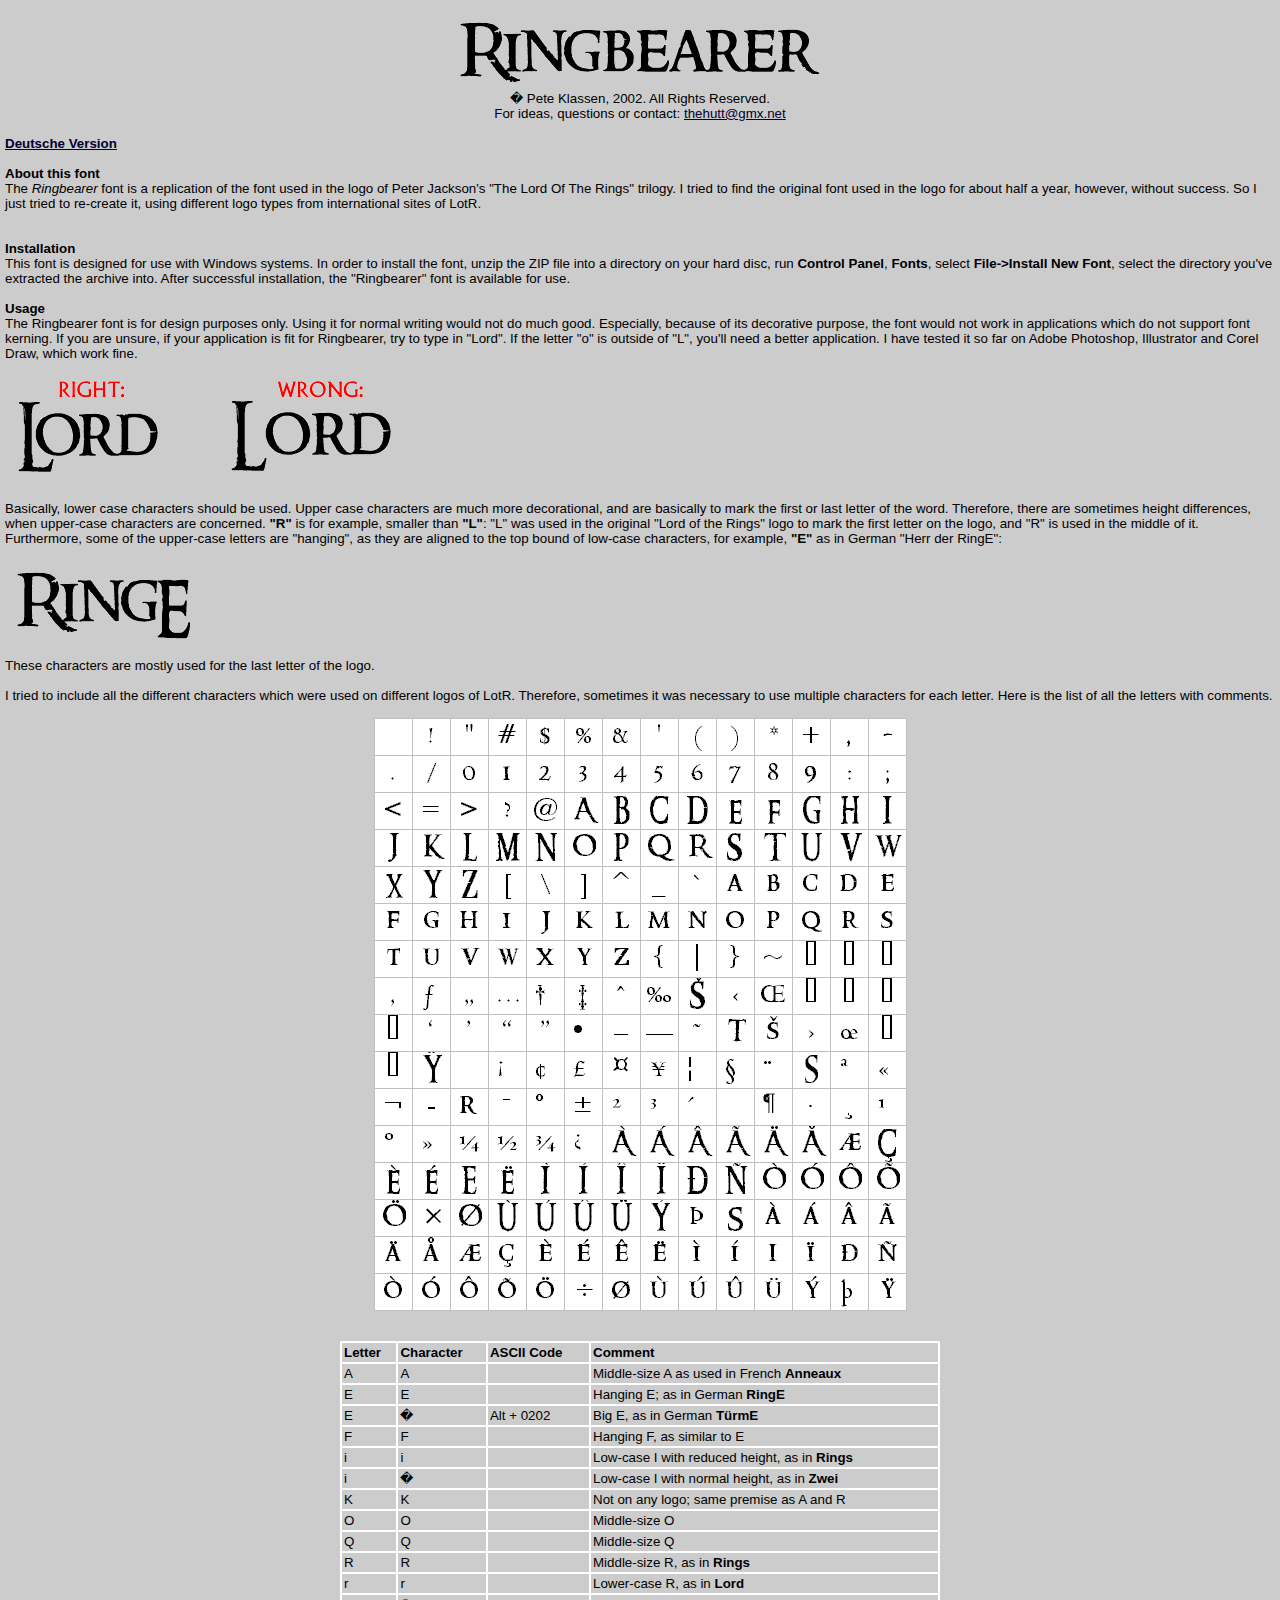
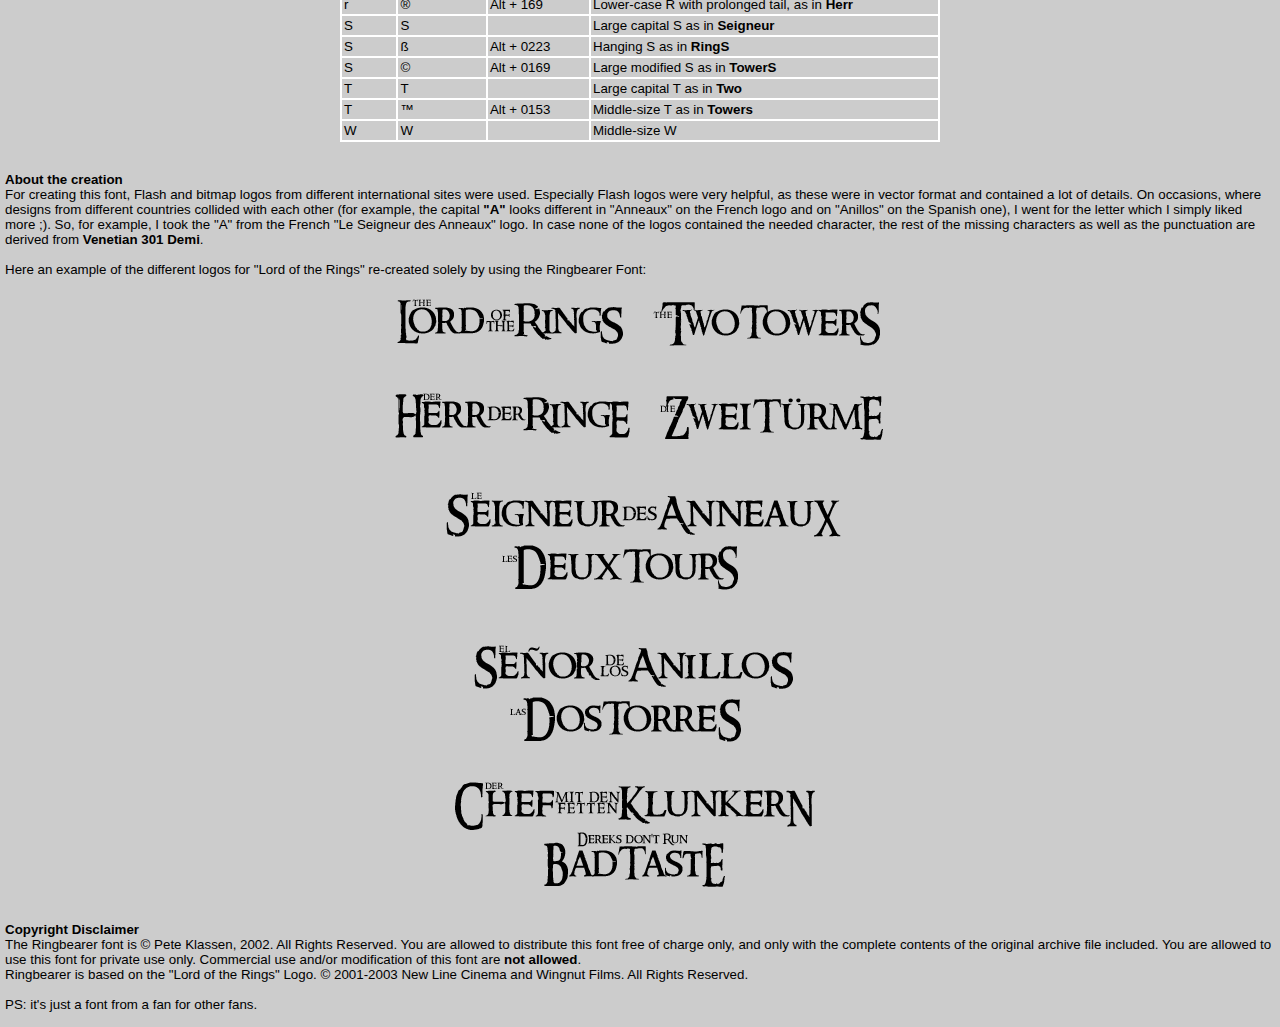
<file: fonts/ringbearer/readme.html>
<html>
<head>
<style type="text/css">
<!--
blabla {}
td {font-size: 10pt; border-width:1pt; border-style:solid; border-color:#FFFFFF;}
-->
</style>

</head>

<body bgcolor="#CCCCCC" text="#000000" alink="#000032" vlink="#000032" link="#000032" topmargin=0 leftmargin=5 marginwidth=5 marginheight=0 style="font-family:Verdana,Arial,Helvetica; font-size: 10pt;">
<br>
<center><img src="./ringbearer.gif" alt="Ringbearer" border="0"><br>
� Pete Klassen, 2002. All Rights Reserved.<br>
For ideas, questions or contact: <a href="mailto:thehutt@gmx.net">thehutt@gmx.net</a>
</center><br>

<b><a href="liesmich.html">Deutsche Version</a></b><br>&nbsp;<br>


<b>About this font</b><br>
The <i>Ringbearer</i> font is a replication of the font used in the logo of Peter Jackson's "The Lord Of The Rings" trilogy. I tried to find the original font used in the logo for about half a year, however, without success. So I just tried to re-create it, using different logo types from international sites of LotR.<br>
<br>&nbsp;<br>
<b>Installation</b><br>
This font is designed for use with Windows systems. In order to install the font, unzip the ZIP file into a directory on your hard disc, run <b>Control Panel</b>, <b>Fonts</b>, select <b>File->Install New Font</b>, select the directory you've extracted the archive into. After successful installation, the "Ringbearer" font is available for use.
<br>&nbsp;<br>
<b>Usage</b><br>
The Ringbearer font is for design purposes only. Using it for normal writing would not do much good. Especially, because of its decorative purpose, the font would not work in applications which do not support font kerning. If you are unsure, if your application is fit for Ringbearer, try to type in "Lord". If the letter "o" is outside of "L", you'll need a better application. I have tested it so far on Adobe Photoshop, Illustrator and Corel Draw, which work fine.<br>&nbsp;<br>
<img src="./example1.gif" alt="" border=0>
<br>&nbsp;<br>

Basically, lower case characters should be used. Upper case characters are much more decorational, and are basically to mark the first or last letter of the word. Therefore, there are sometimes height differences, when upper-case characters are concerned. <b>"R"</b> is for example, smaller than <b>"L"</b>: "L" was used in the original "Lord of the Rings" logo to mark the first letter on the logo, and "R" is used in the middle of it. Furthermore, some of the upper-case letters are "hanging", as they are aligned to the top bound of low-case characters, for example, <b>"E"</b> as in German "Herr der RingE":<br>&nbsp;<br>
<img src="./example2.gif" alt="" border=0><br>
These characters are mostly used for the last letter of the logo.
<br>&nbsp;<br>

I tried to include all the different characters which were used on different logos of LotR. Therefore, sometimes it was necessary to use multiple characters for each letter. Here is the list of all the letters with comments.<br>&nbsp;<br>
<center><img src="./alphabet.gif" alt="" border=0></center><br>&nbsp;<br>
<table width=600 cellspacing=0 cellpadding=2 align=center border=0 style="border-width:1pt; border-style:solid; border-color:#FFFFFF; font-color:#FFFFFF;">
<tr><td><b>Letter</b></td><td><b>Character</b></td><td><b>ASCII&nbsp;Code</b></td><td><b>Comment</b></td></tr>
<tr><td>A</td><td>A</td><td>&nbsp;</td><td>Middle-size A as used in French <b>Anneaux</b></td></tr>
<tr><td>E</td><td>E</td><td>&nbsp;</td><td>Hanging E; as in German <b>RingE</b></td></tr>
<tr><td>E</td><td>�</td><td>Alt + 0202</td><td>Big E, as in German <b>T&uuml;rmE</b></td></tr>
<tr><td>F</td><td>F</td><td>&nbsp;</td><td>Hanging F, as similar to E</td></tr>
<tr><td>i</td><td>i</td><td>&nbsp;</td><td>Low-case I with reduced height, as in <b>Rings</b></td></tr>
<tr><td>i</td><td>�</td><td>&nbsp;</td><td>Low-case I with normal height, as in <b>Zwei</b></td></tr>
<tr><td>K</td><td>K</td><td>&nbsp;</td><td>Not on any logo; same premise as A and R</td></tr>
<tr><td>O</td><td>O</td><td>&nbsp;</td><td>Middle-size O</td></tr>
<tr><td>Q</td><td>Q</td><td>&nbsp;</td><td>Middle-size Q</td></tr>
<tr><td>R</td><td>R</td><td>&nbsp;</td><td>Middle-size R, as in <b>Rings</b></td></tr>
<tr><td>r</td><td>r</td><td>&nbsp;</td><td>Lower-case R, as in <b>Lord</b></td></tr>
<tr><td>r</td><td>&reg;</td><td>Alt + 169</td><td>Lower-case R with prolonged tail, as in <b>Herr</b></td></tr>
<tr><td>S</td><td>S</td><td>&nbsp;</td><td>Large capital S as in <b>Seigneur</b></td></tr>
<tr><td>S</td><td>&szlig;</td><td>Alt + 0223</td><td>Hanging S as in <b>RingS</b></td></tr>
<tr><td>S</td><td>&copy;</td><td>Alt + 0169</td><td>Large modified S as in <b>TowerS</b></td></tr>
<tr><td>T</td><td>T</td><td>&nbsp;</td><td>Large capital T as in <b>Two</b></td></tr>
<tr><td>T</td><td>&trade;</td><td>Alt + 0153</td><td>Middle-size T as in <b>Towers</b></td></tr>
<tr><td>W</td><td>W</td><td>&nbsp;</td><td>Middle-size W</td></tr>
</table>

<br>&nbsp;<br>
<b>About the creation</b><br>
For creating this font, Flash and bitmap logos from different international sites were used. Especially Flash logos were very helpful, as these were in vector format and contained a lot of details. On occasions, where designs from different countries collided with each other (for example, the capital <b>"A"</b> looks different in "Anneaux" on the French logo and on "Anillos" on the Spanish one), I went for the letter which I simply liked more ;). So, for example, I took the "A" from the French "Le Seigneur des Anneaux" logo.
In case none of the logos contained the needed character, the rest of the missing characters as well as the punctuation are derived from <b>Venetian 301 Demi</b>.
<br>&nbsp;<br>

Here an example of the different logos for "Lord of the Rings" re-created solely by using the Ringbearer Font:<br>&nbsp;<br>
<center><img src="./example3.gif" alt="" border=0></center><br>&nbsp;<br>
<b>Copyright Disclaimer</b><br>
The Ringbearer font is &copy; Pete Klassen, 2002. All Rights Reserved.
You are allowed to distribute this font free of charge only, and only with the complete contents of the original archive file included.
You are allowed to use this font for private use only. Commercial use and/or modification of this font are <b>not allowed</b>.<br>
Ringbearer is based on the "Lord of the Rings" Logo. &copy; 2001-2003 New Line Cinema and Wingnut Films. All Rights Reserved.<br>&nbsp;<br>

PS: it's just a font from a fan for other fans.<br>&nbsp;<br>

</body>
</html>
</file>
<file: style.css>
/* 
===================
GENERAL （彡໒(⊙ᴗ⊙)७彡）
=================== 
*/

/* costume font */
@font-face {
    font-family: ringbearer;
    src: url(./fonts/ringbearer/RINGM___.TTF) format('truetype');
}

* {
    margin: 0;
    padding: 0;
    box-sizing: border-box;
    font-family: ringbearer, Helvetica, sans-serif;
}

p, a, li {
    font-family: Arial, Helvetica, sans-serif;
}

.logo {
    width: 150px;
    cursor: pointer;
}

/**
    ===================
    NAVBAR ಥ‿ಥ
    ===================
*/

nav {
    position: relative;
    width: 100%;
    top: -23px;
    left: 0;
    padding: 20px 8%;
    display: flex;
    align-items: center;
    justify-content: space-between;
}

nav ul li {
    list-style: none;
    display: inline-block;
    margin-left: 40px;
    background-size: cover;
    background-position: center;
    background-repeat: no-repeat;
    padding: 10px 8px;
}

nav ul li a {
    text-decoration: none;
    color: rgb(254, 248, 230);
    font-size: 17px;
    font-family: ringbearer;
}

nav ul li a:hover{
    color: rgb(193, 152, 87);
}

nav ul li a:active{
    color: rgb(101, 71, 24);
}

/**
    ===================
    FOOTER ┌( ಠ‿ಠ )┘
    ===================
*/

footer {
    display: flex;
    gap: 5em;
    background-color: #272727;
    width: 100%;
    padding: 120px 200px;
    color: rgb(254, 248, 230);
    font-size: 1.3rem;
}

footer section {
    /* Als je dingen onder elkaar wilt hebben BLOCKJE */
    display: block; 
}

footer ul {
    list-style: none;
}

footer a {
    color: rgb(254, 248, 230);
}

footer a:visited {
    color: rgb(193, 152, 87);
}

/**
    ===================
    ANIMATION ~( °٢° )~
    ===================
*/

.animation {
    right: 20px;
    bottom: 20px;
    position: fixed;
    width: 5%;
    transform: rotate(90deg);
    animation-name: RingAnimation;
    animation-duration: 6s;
    animation-iteration-count: infinite;
}

@keyframes RingAnimation{
    from {transform: rotate(0);}
    to {transform: rotate(360deg);}
}

/**
    ===================
    HERO ¯\_(ツ)_/¯
    ===================
*/

.hero {
    width: 100%;
    height: 120vh;
    background-image: url(image/DezeproberenBG.png);
    background-size: cover;
    background-position: center;
    background-repeat: no-repeat;
    box-sizing: content-box;
    display: flex;
    flex-direction: column;
    justify-content: space-between;
}

.quest {
    width: 100%;
    background-image: url(image/TochMaarDeze.png);
    background-size: cover;
    background-position: center;
    background-repeat: no-repeat;
}

.character {
    background-image: url(image/EpicBG.png);
    background-repeat: no-repeat;
}

.location {
    background-image: url(image/MapDarkVersion.jpg);
    background-color: black;
    background-repeat: no-repeat;
}

/**
    ===================
    HOME (⌐■_■)
    ===================
*/

.content {
    color: rgb(254, 248, 230);
    z-index: 2;
    text-align: left;
    padding: 200px;
}

.content p {
    font-size: 1.5em;
    font-family: ringbearer;
}

h1 {
    font-size: 4em;
    margin: 10px 0 30px;
    line-height: 80px;
}

.adventure-button {
    background-color: transparent;
    border: 2px solid rgb(254, 248, 230);
    border-radius: 20px;
    cursor: pointer;
    outline: none;
    font-size: 1em;
    color: rgb(254, 248, 230);
    text-decoration: none;
    font-family: ringbearer;
    padding: 10px 25px;
}



.adventure-button:hover {
    background-color: #7d462b;
    color: rgb(254, 248, 230);
}

/**
    ===================
    THE QUEST （￣ε￣ʃƪ）
    ===================
*/
.the-quest {
    position: relative;
    text-align: center;
    color: rgb(254, 248, 230);
    padding: 220px 0;
}

.header {
    color: rgb(254, 248, 230);
    width: 80%;
    margin: auto;
    text-align: center;
}

.the-quest h1 {
    font-size: 80px;
    text-align: center;
    font-family: ringbearer, fantasy;
}

.ring-text {
    position: absolute;
    left: 0;
    bottom: 0;
    transform: translateY(50%);
    align-items: center;
   
}

.ring-text img{
    width: 100vw;
}

.the-quest-items {
    background: linear-gradient(40.25turn, rgb(67, 76, 73), rgb(51, 39, 35));
    color: rgb(254, 248, 230);
}

.quest-books {
    display: flex;
    justify-content: space-around;
    flex-wrap: wrap;
    margin-bottom: 100px;
}

.content-col {
    flex-basis: 30%;
    border-radius: 10px;
    margin-bottom: 5%;
    text-align: center;
    margin: 20px;
    padding-top: 7em;
}

.content-col img {
    width: 30%;
    max-width: 30%;
    height: auto;
    border-radius: 10px;
}

.content-col p {
    padding: 0;

}

.content-col h3 {
    margin-top: 10px;
    margin-bottom: 15px;
    text-align: center;
}

.quest-stories {
    max-width: 1500px;
    margin-left: auto;
    margin-right: auto;
    padding: 5em;
    border-top: solid 1px #696969;
}

.quest-stories p {
color: rgb(254, 248, 230);
    /**
        Margin & Padding: Top Right Bottom Left
    **/
    margin: 1em 1em 2em 1em;
}

/**
    ===================
    CHARACTERS ٩(▀̿Ĺ̯▀̿ ̿٩)三 
    ===================
*/

.characters-box {
    display: flex;
    flex-direction: column;
    align-items: center;
}

.characters-box h1 {
    color: rgb(254, 248, 230);
    text-align: center;
    margin-top: 4em;
    margin-bottom: 20px; 
    line-height: 80px;
}

.characters-box h3 {
    margin-top: 10px; 
    color: rgb(254, 248, 230);
}

.characters h2, p{
    margin-top: 1em;
}

.characters {
    background: linear-gradient(40.25turn, rgb(18, 6, 12), rgb(100, 118, 92));
    display: grid;
    grid-template-columns: 1fr 1fr 1fr;
    gap: 2em;
    padding: 20px;
    margin-top: 10em;
    margin-right: auto;
    margin-left: auto;
    color: rgb(254, 248, 230);
}
 
.characters div{
    display: flex;
    align-items: center;
    width: 100%;
    flex-direction: column;
    padding: 50px;
}

.characters div img{
    width: 60%;
    aspect-ratio: 1 / 1.5 ;
    object-fit: cover;
    border: 6px solid rgb(0, 0, 0);
    border-radius: 20px;
}

/**
    ===================
    LOCATIONS (◑____________◑)
    ===================
*/

.locations {
    display: flex;
    flex-direction: column;
    align-items: center;
}

.locations h1 {
    color: rgb(254, 248, 230);
    text-align: center;
    margin-top: 4em;
    margin-bottom: 20px; 
    line-height: 80px;
}

.maplocations h2, p{
    margin-top: 1em;
}

.locations h3 {
    margin-top: 10px; 
    color: rgb(254, 248, 230);
    text-align: center;
}

.maplocations {
    background: linear-gradient(40.25turn, rgb(7, 1, 1), rgb(124, 61, 29));
    display: grid;
    grid-template-columns: 1fr 1fr 1fr;
    gap: 2em;
    padding: 20px;
    margin-top: 7em;
    margin-right: auto;
    margin-left: auto;
    color: rgb(254, 248, 230);
}
 
.maplocations div{
    display: flex;
    align-items: center;
    width: 100%;
    flex-direction: column;
    padding: 50px;
}

.maplocations div img{
    width: 80%;
    aspect-ratio: 1.5 / 1 ;
    object-fit: cover;
    border: 6px solid rgb(198, 165, 120);
    border-radius: 20px;
}
</file>
